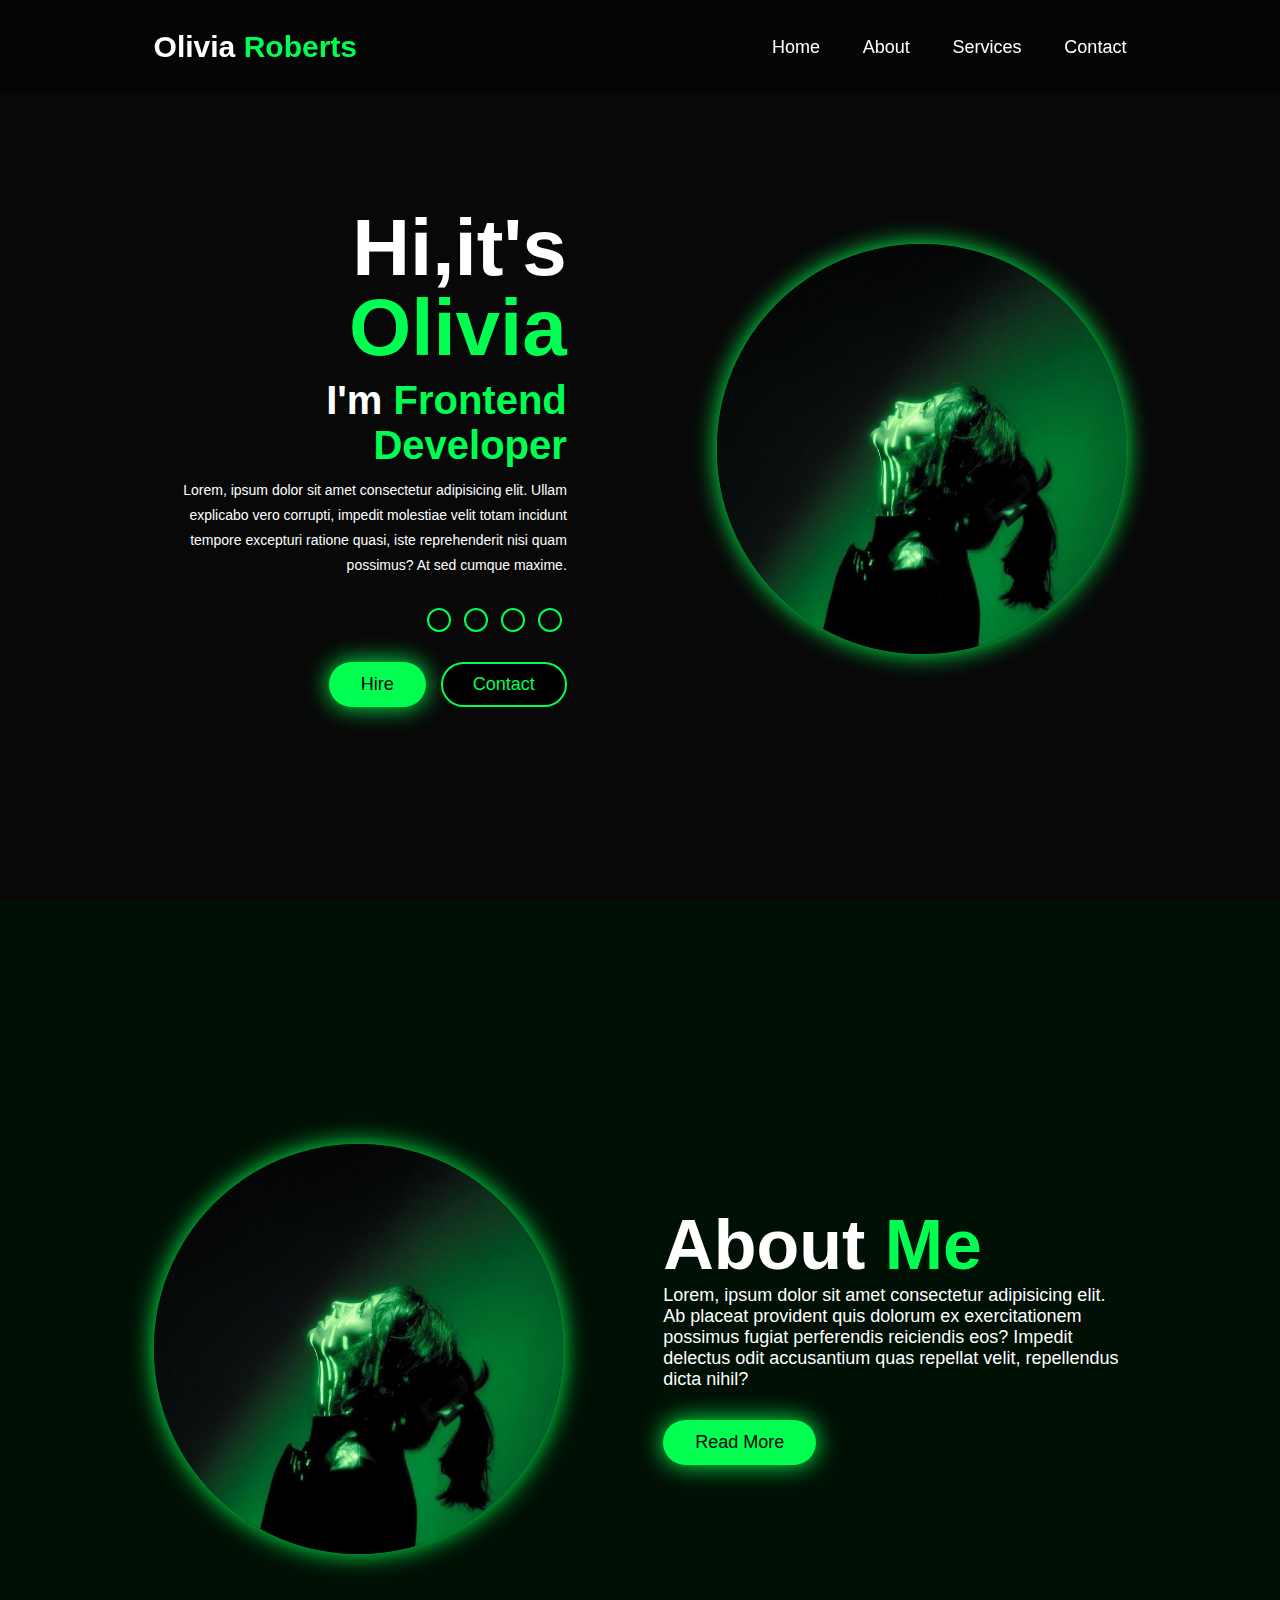
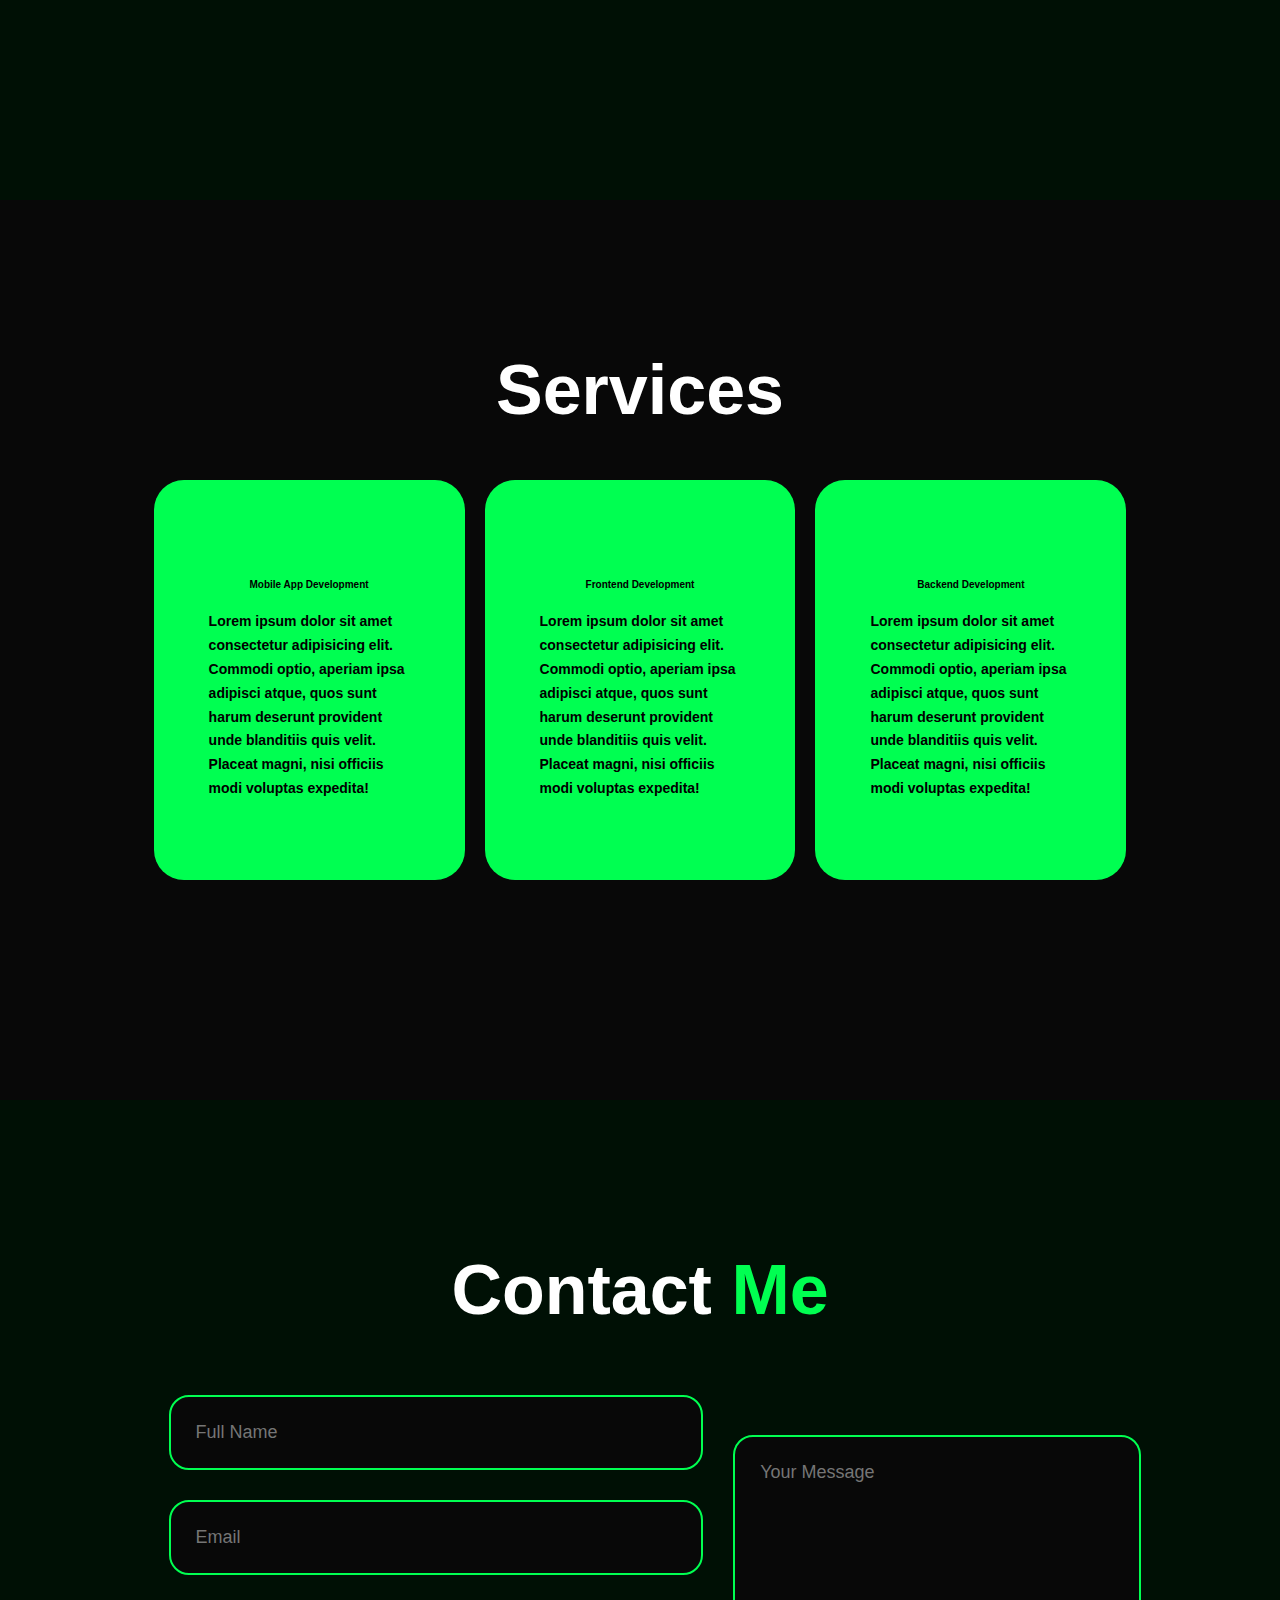
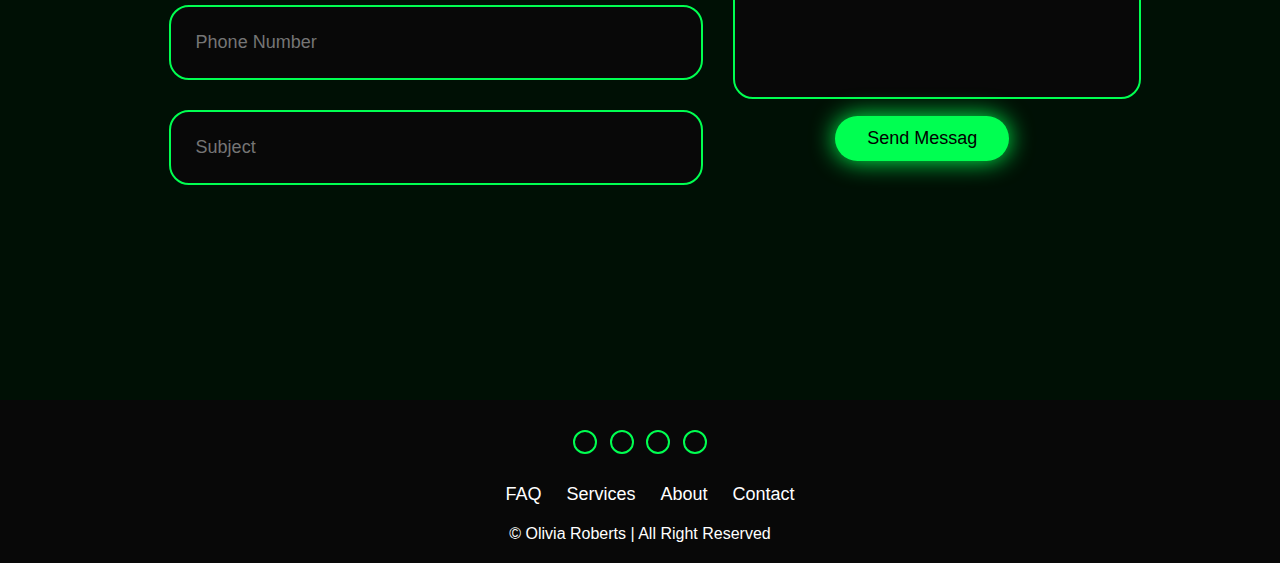
<file: 001- responsive-personal-portfolio/index.html>
<!DOCTYPE html>
<html lang="en">
  <head>
    <meta charset="UTF-8" />
    <meta name="viewport" content="width=device-width, initial-scale=1.0" />
    <title>Responsive Personal Portfolio</title>
    <link rel="stylesheet" href="style.css" />
    <script src="app.js" defer></script>
    <link
      rel="stylesheet"
      href="https://cdnjs.cloudflare.com/ajax/libs/font-awesome/6.6.0/css/all.min.css"
      integrity="sha512-Kc323vGBEqzTmouAECnVceyQqyqdsSiqLQISBL29aUW4U/M7pSPA/gEUZQqv1cwx4OnYxTxve5UMg5GT6L4JJg=="
      crossorigin="anonymous"
      referrerpolicy="no-referrer"
    />
  </head>
  <body>
    <header class="header">
      <a href="#home" class="logo">Olivia <span>Roberts</span></a>

      <i class="fas fa-bars" id="menu-icon"></i>

      <nav class="navbar">
        <a href="#home">Home</a>
        <a href="#about">About</a>
        <a href="#services">Services</a>
        <a href="#contact">Contact</a>
      </nav>
    </header>

    <section class="home" id="home">
      <div class="home-content">
        <h1>Hi,it's <span>Olivia</span></h1>
        <h3>I'm <span>Frontend Developer</span></h3>
        <p>
          Lorem, ipsum dolor sit amet consectetur adipisicing elit. Ullam
          explicabo vero corrupti, impedit molestiae velit totam incidunt
          tempore excepturi ratione quasi, iste reprehenderit nisi quam
          possimus? At sed cumque maxime.
        </p>

        <div class="social-icons">
          <a href="#"> <i class="fab fa-github"></i> </a>
          <a href="#"> <i class="fab fa-linkedin"></i></a>
          <a href="#"> <i class="fab fa-instagram"></i></a>
          <a href="#"> <i class="fab fa-twitter"></i></a>
        </div>

        <div class="btn-group">
          <a href="#" class="btn">Hire</a>
          <a href="#contact" class="btn">Contact</a>
        </div>
      </div>
      <div class="home-image">
        <img src="image.jpg" alt="" />
      </div>
    </section>

    <section class="about" id="about">
      <div class="about-image">
        <img src="image.jpg" alt="" />
      </div>

      <div class="about-content">
        <h2>About <span>Me</span></h2>
        <p>
          Lorem, ipsum dolor sit amet consectetur adipisicing elit. Ab placeat
          provident quis dolorum ex exercitationem possimus fugiat perferendis
          reiciendis eos? Impedit delectus odit accusantium quas repellat velit,
          repellendus dicta nihil?
        </p>
        <a href="#" class="btn">Read More</a>
      </div>
    </section>

    <section class="services" id="services">
      <h2 class="heading">Services</h2>

      <div class="services-container">
        <div class="service-box">
          <div class="service-info">
            <i class="fa-solid fa-mobile"></i>
            <h4>Mobile App Development</h4>
            <p>
              Lorem ipsum dolor sit amet consectetur adipisicing elit. Commodi
              optio, aperiam ipsa adipisci atque, quos sunt harum deserunt
              provident unde blanditiis quis velit. Placeat magni, nisi officiis
              modi voluptas expedita!
            </p>
          </div>
        </div>
        <div class="service-box">
          <div class="service-info">
            <i class="fa-solid fa-code"></i>
            <h4>Frontend Development</h4>
            <p>
              Lorem ipsum dolor sit amet consectetur adipisicing elit. Commodi
              optio, aperiam ipsa adipisci atque, quos sunt harum deserunt
              provident unde blanditiis quis velit. Placeat magni, nisi officiis
              modi voluptas expedita!
            </p>
          </div>
        </div>
        <div class="service-box">
          <div class="service-info">
            <i class="fa-solid fa-laptop-code"></i>
            <h4>Backend Development</h4>
            <p>
              Lorem ipsum dolor sit amet consectetur adipisicing elit. Commodi
              optio, aperiam ipsa adipisci atque, quos sunt harum deserunt
              provident unde blanditiis quis velit. Placeat magni, nisi officiis
              modi voluptas expedita!
            </p>
          </div>
        </div>
      </div>
    </section>

    <section class="contact" id="contact">
      <h2 class="heading">Contact <span>Me</span></h2>

      <form>
        <div class="input-group">
          <div class="input-box">
            <input type="text" placeholder="Full Name" />
            <input type="email" placeholder="Email" />
          </div>
          <div class="input-box">
            <input type="number" placeholder="Phone Number" />
            <input type="text" placeholder="Subject" />
          </div>
        </div>

        <div class="input-group-2">
          <textarea name="" rows="10" placeholder="Your Message" id=""></textarea>
          <input type="submit" value="Send Messag" class="btn" />
        </div>
      </form>
    </section>

    <fotter class="footer">
      <div class="social-icons">
        <a href="#"> <i class="fab fa-github"></i> </a>
        <a href="#"> <i class="fab fa-linkedin"></i></a>
        <a href="#"> <i class="fab fa-instagram"></i></a>
        <a href="#"> <i class="fab fa-twitter"></i></a>
      </div>

      <ul class="list">
        <li><a href="#">FAQ</a></li>
        <li><a href="#services">Services</a></li>
        <li><a href="#about">About</a></li>
        <li><a href="#contact">Contact</a></li>
      </ul>

      <p class="copyright">&copy; Olivia Roberts | All Right Reserved</p>
    </fotter>
  </body>
</html>
</file>
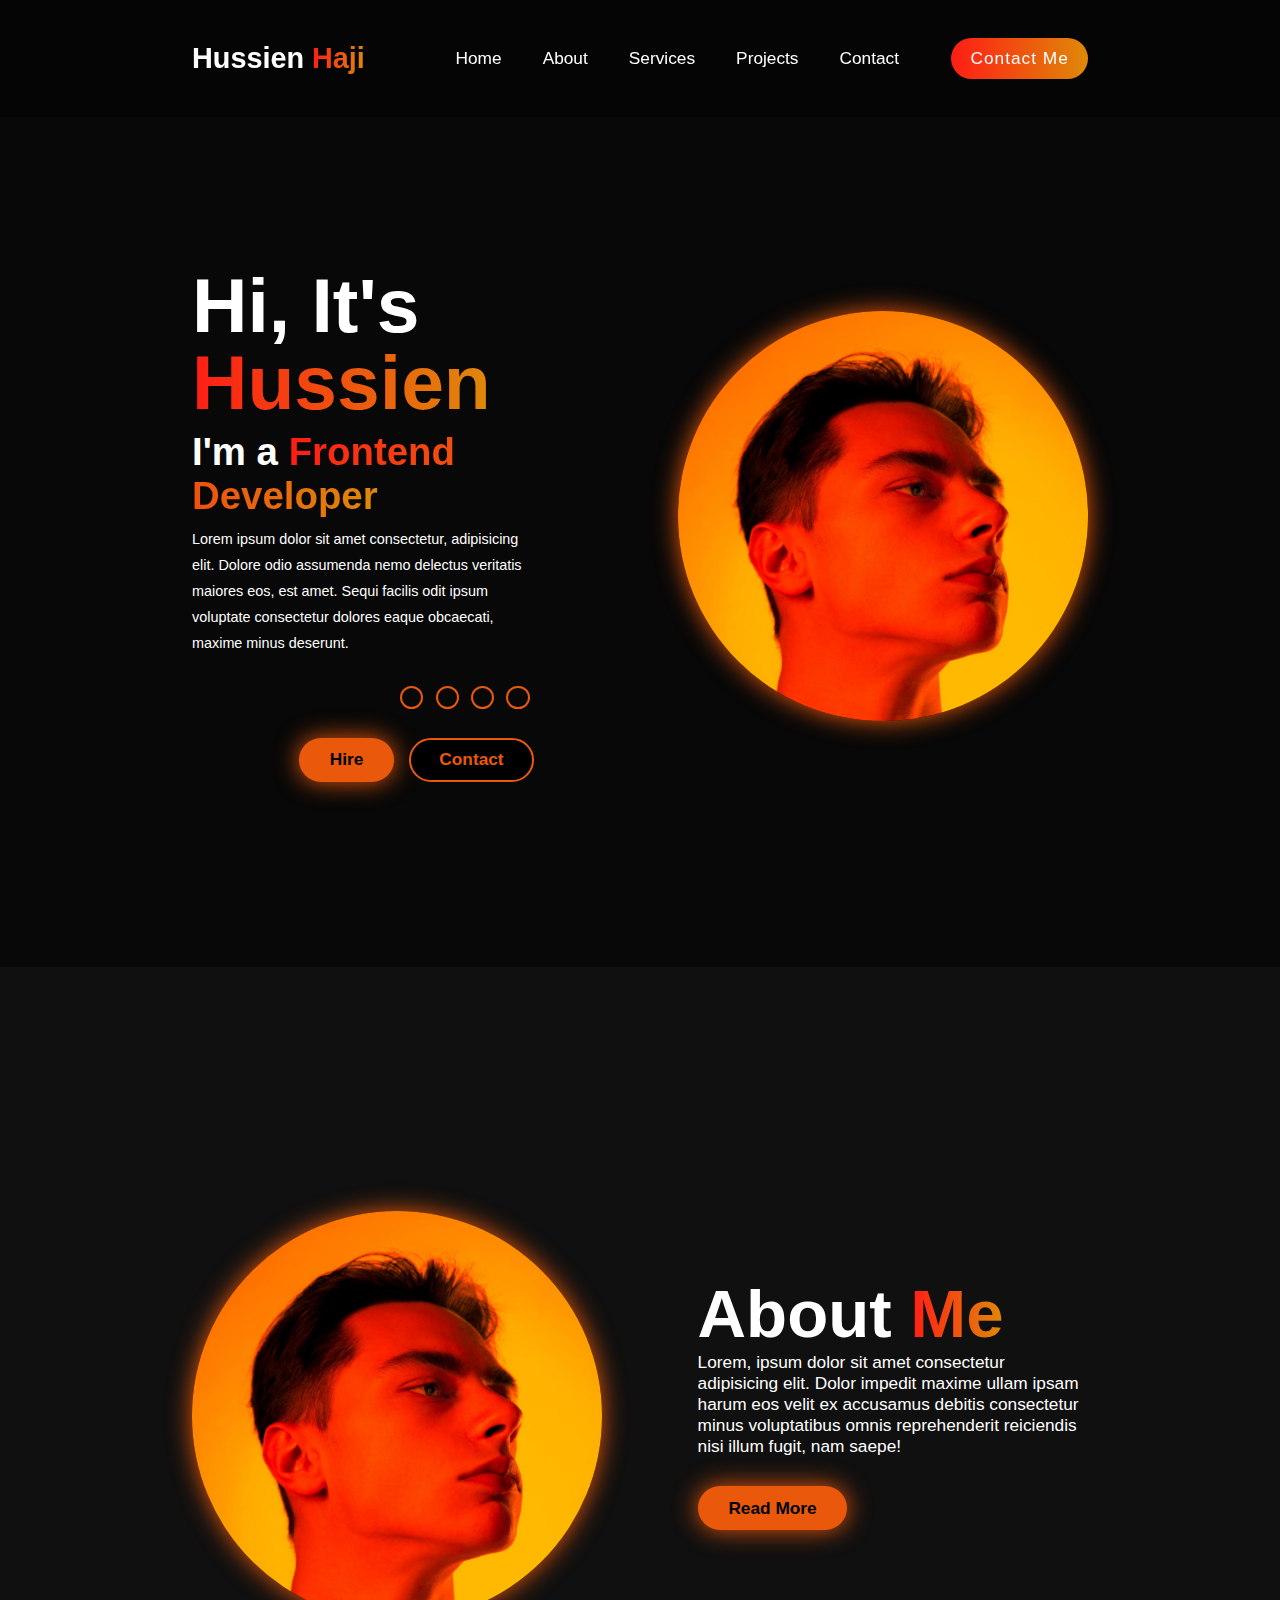
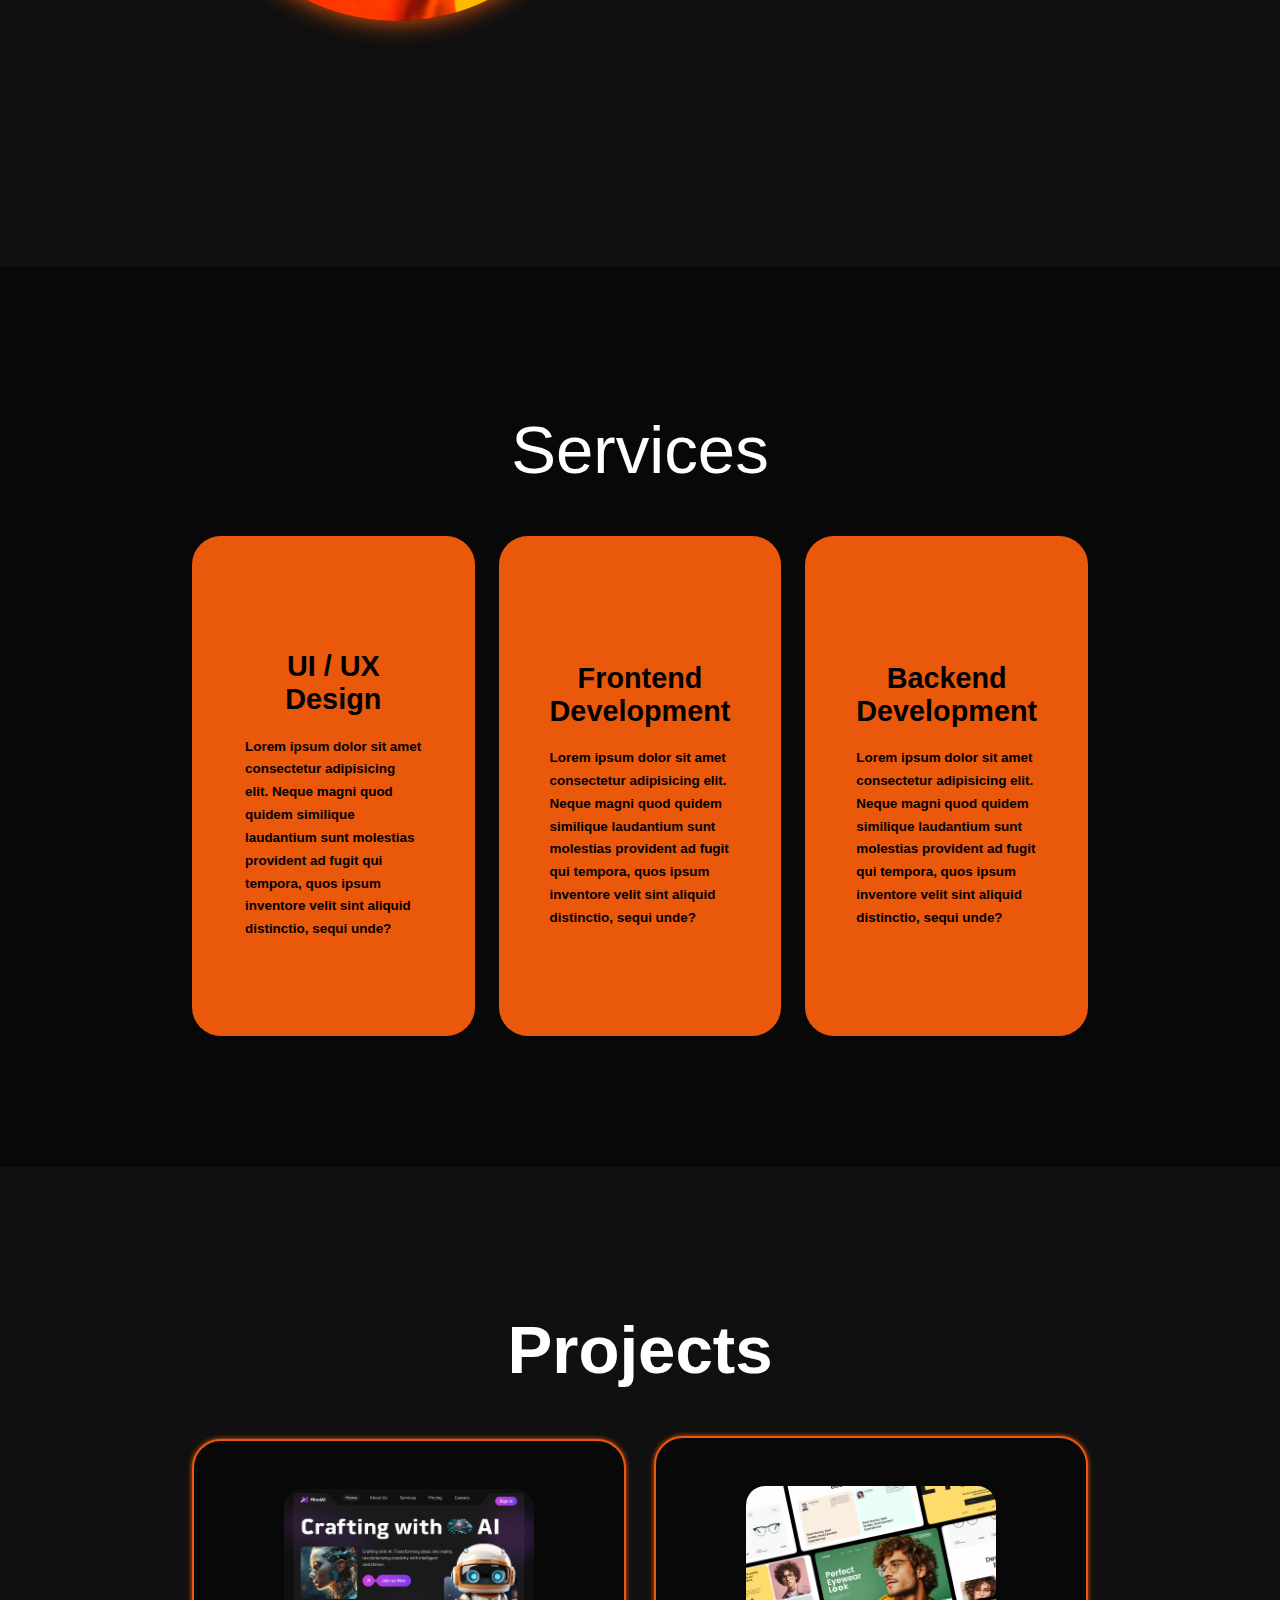
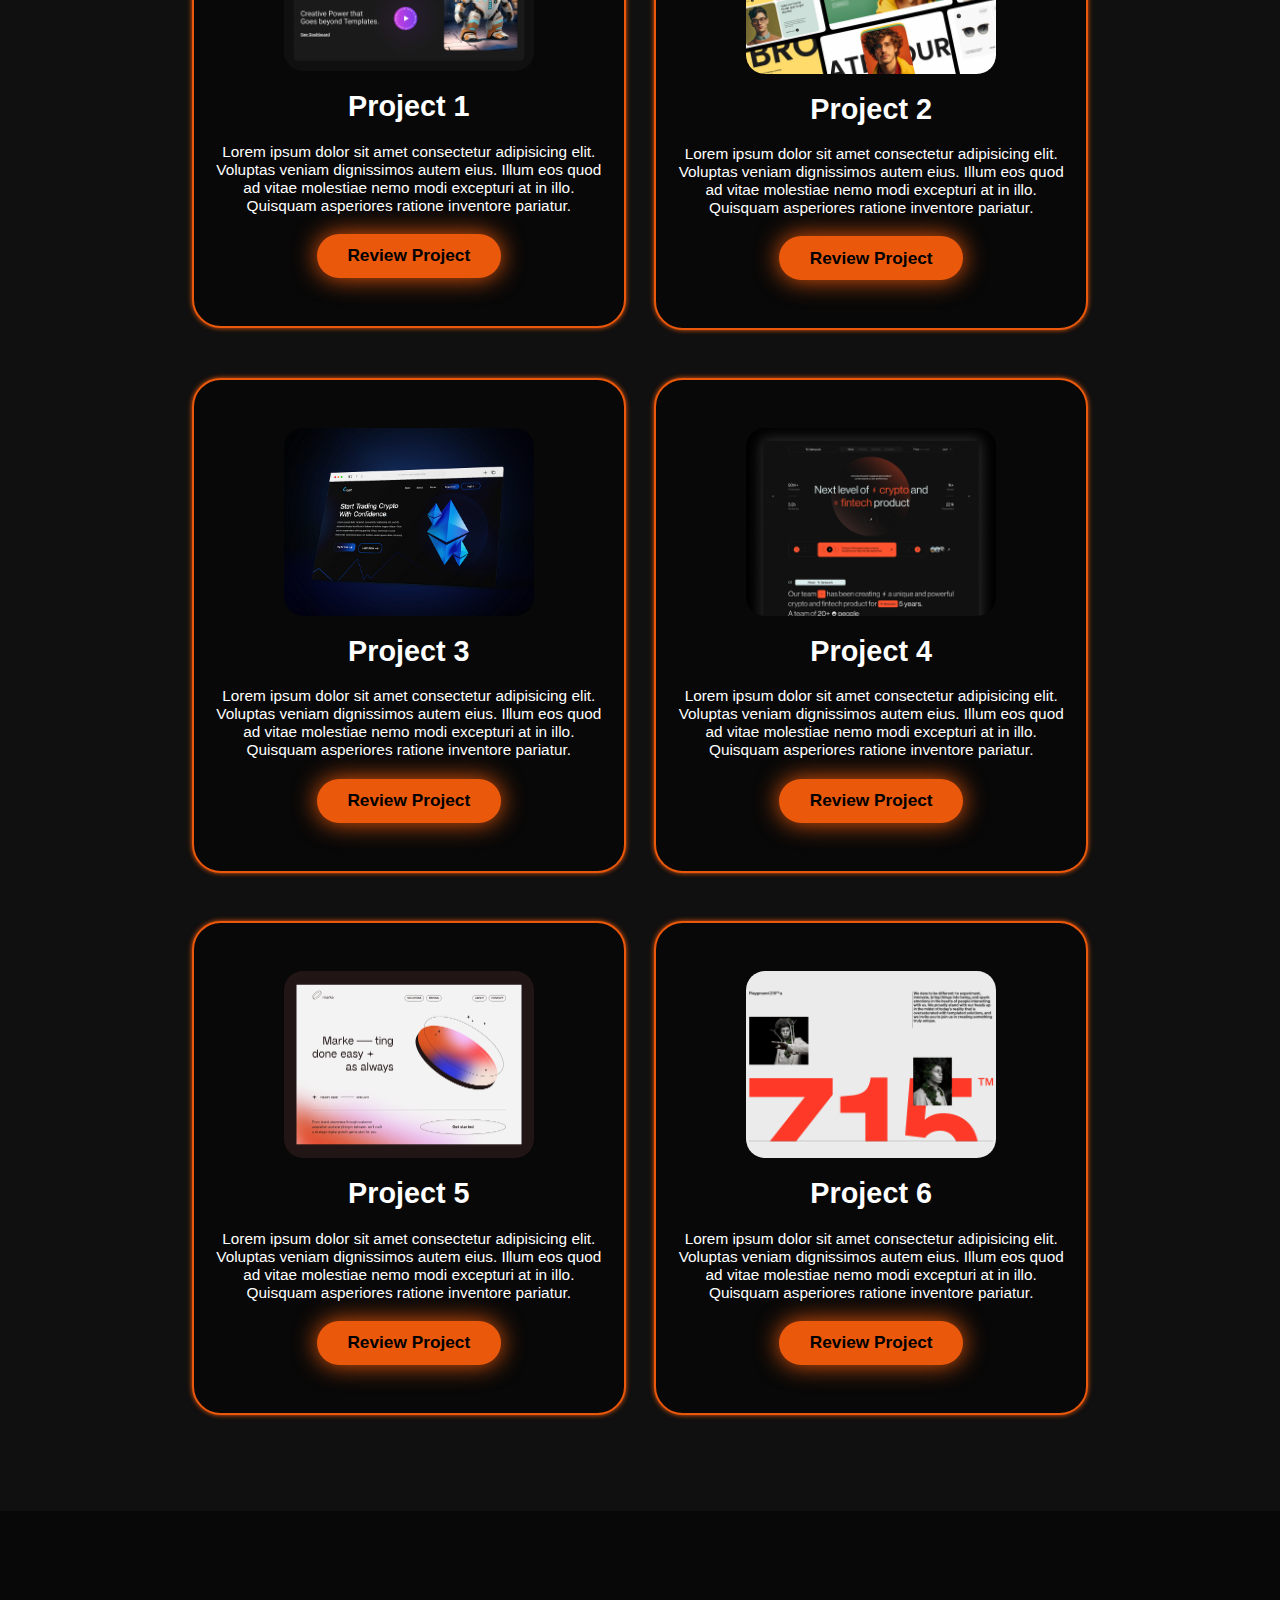
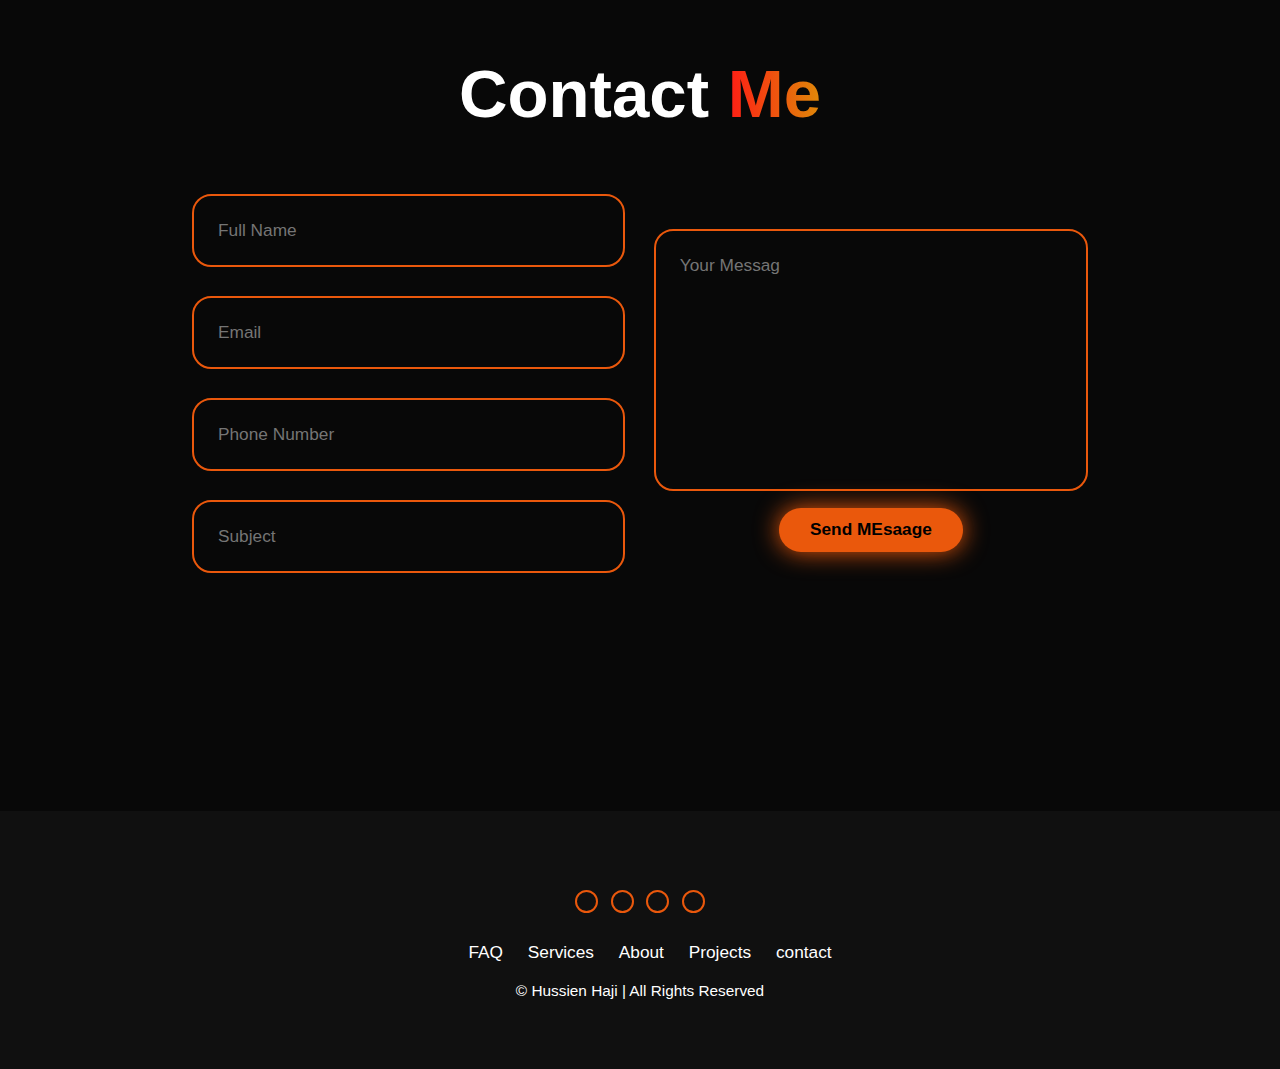
<file: 002-responsive-personal-portfolio-2/index.html>
<!DOCTYPE html>
<html lang="en">
  <head>
    <meta charset="UTF-8" />
    <meta name="viewport" content="width=device-width, initial-scale=1.0" />
    <title>Responsive Personal Portfolio</title>
    <link rel="stylesheet" href="style.css" />
    <script src="app.js" defer></script>
    <!-- font awesome  -->
    <link
      rel="stylesheet"
      href="https://cdnjs.cloudflare.com/ajax/libs/font-awesome/6.6.0/css/all.min.css"
      integrity="sha512-Kc323vGBEqzTmouAECnVceyQqyqdsSiqLQISBL29aUW4U/M7pSPA/gEUZQqv1cwx4OnYxTxve5UMg5GT6L4JJg=="
      crossorigin="anonymous"
      referrerpolicy="no-referrer"
    />
  </head>
  <body>
    <header class="header">
      <a href="#home" class="logo">Hussien <span>Haji</span></a>

      <li class="fas fa-bars" id="menu-icon"></li>

      <nav class="navbar">
        <a href="#home">Home</a>
        <a href="#about">About</a>
        <a href="#services">Services</a>
        <a href="#projects">Projects</a>
        <a href="#contact">Contact</a>
      </nav>

      <button class="gradient-btn">Contact Me</button>
    </header>

    <section class="home" id="home">
      <div class="home-content">
        <h1>Hi, It's <span>Hussien</span></h1>
        <h3>I'm a <span>Frontend Developer</span></h3>
        <p>
          Lorem ipsum dolor sit amet consectetur, adipisicing elit. Dolore odio
          assumenda nemo delectus veritatis maiores eos, est amet. Sequi facilis
          odit ipsum voluptate consectetur dolores eaque obcaecati, maxime minus
          deserunt.
        </p>
        <div class="social-icons">
          <a href="#"><i class="fab fa-github"></i></a>
          <a href="#"><i class="fab fa-linkedin"></i></a>
          <a href="#"><i class="fab fa-twitter"></i></a>
          <a href="#"><i class="fab fa-instagram"></i></a>
        </div>

        <div class="btn-group">
          <a href="#" class="btn">Hire</a>
          <a href="#contact" class="btn">Contact</a>
        </div>
      </div>
      <div class="home-image">
        <img src="image/image.jpg" alt="" />
      </div>
    </section>

    <section class="about" id="about">
      <div class="about-image">
        <img src="image/image.jpg" alt="" />
      </div>

      <div class="about-content">
        <h2>About <span>Me</span></h2>
        <p>
          Lorem, ipsum dolor sit amet consectetur adipisicing elit. Dolor
          impedit maxime ullam ipsam harum eos velit ex accusamus debitis
          consectetur minus voluptatibus omnis reprehenderit reiciendis nisi
          illum fugit, nam saepe!
        </p>
        <a href="#" class="btn">Read More</a>
      </div>
    </section>

    <section class="services" id="services">
      <div class="heading" style="color: var(--text-color)">Services</div>

      <div class="services-container">
        <div class="service-box">
          <div class="service-info">
            <i class="fa-solid fa-pen-nib"></i>
            <h4>UI / UX Design</h4>
            <p>
              Lorem ipsum dolor sit amet consectetur adipisicing elit. Neque
              magni quod quidem similique laudantium sunt molestias provident ad
              fugit qui tempora, quos ipsum inventore velit sint aliquid
              distinctio, sequi unde?
            </p>
          </div>
        </div>
        <div class="service-box">
          <div class="service-info">
            <i class="fas fa-code"></i>
            <h4>Frontend Development</h4>
            <p>
              Lorem ipsum dolor sit amet consectetur adipisicing elit. Neque
              magni quod quidem similique laudantium sunt molestias provident ad
              fugit qui tempora, quos ipsum inventore velit sint aliquid
              distinctio, sequi unde?
            </p>
          </div>
        </div>
        <div class="service-box">
          <div class="service-info">
            <i class="fas fa-laptop-code"></i>
            <h4>Backend Development</h4>
            <p>
              Lorem ipsum dolor sit amet consectetur adipisicing elit. Neque
              magni quod quidem similique laudantium sunt molestias provident ad
              fugit qui tempora, quos ipsum inventore velit sint aliquid
              distinctio, sequi unde?
            </p>
          </div>
        </div>
      </div>
    </section>

    <section class="projects" id="projects">
      <h2 class="heading">Projects</h2>

      <div class="projects-box">
        <div class="project-card">
          <img src="image/project1.png" alt="" />

          <h3>Project 1</h3>

          <p>
            Lorem ipsum dolor sit amet consectetur adipisicing elit. Voluptas
            veniam dignissimos autem eius. Illum eos quod ad vitae molestiae
            nemo modi excepturi at in illo. Quisquam asperiores ratione
            inventore pariatur.
          </p>
          <div class="btn">Review Project</div>
        </div>
        <div class="project-card">
          <img src="image/project2.png" alt="" />

          <h3>Project 2</h3>

          <p>
            Lorem ipsum dolor sit amet consectetur adipisicing elit. Voluptas
            veniam dignissimos autem eius. Illum eos quod ad vitae molestiae
            nemo modi excepturi at in illo. Quisquam asperiores ratione
            inventore pariatur.
          </p>
          <div class="btn">Review Project</div>
        </div>
        <div class="project-card">
          <img src="image/project3.png" alt="" />

          <h3>Project 3</h3>

          <p>
            Lorem ipsum dolor sit amet consectetur adipisicing elit. Voluptas
            veniam dignissimos autem eius. Illum eos quod ad vitae molestiae
            nemo modi excepturi at in illo. Quisquam asperiores ratione
            inventore pariatur.
          </p>
          <div class="btn">Review Project</div>
        </div>
        <div class="project-card">
          <img src="image/project4.png" alt="" />

          <h3>Project 4</h3>

          <p>
            Lorem ipsum dolor sit amet consectetur adipisicing elit. Voluptas
            veniam dignissimos autem eius. Illum eos quod ad vitae molestiae
            nemo modi excepturi at in illo. Quisquam asperiores ratione
            inventore pariatur.
          </p>
          <div class="btn">Review Project</div>
        </div>
        <div class="project-card">
          <img src="image/project5.png" alt="" />

          <h3>Project 5</h3>

          <p>
            Lorem ipsum dolor sit amet consectetur adipisicing elit. Voluptas
            veniam dignissimos autem eius. Illum eos quod ad vitae molestiae
            nemo modi excepturi at in illo. Quisquam asperiores ratione
            inventore pariatur.
          </p>
          <div class="btn">Review Project</div>
        </div>
        <div class="project-card">
          <img src="image/project6.png" alt="" />

          <h3>Project 6</h3>

          <p>
            Lorem ipsum dolor sit amet consectetur adipisicing elit. Voluptas
            veniam dignissimos autem eius. Illum eos quod ad vitae molestiae
            nemo modi excepturi at in illo. Quisquam asperiores ratione
            inventore pariatur.
          </p>
          <div class="btn">Review Project</div>
        </div>
      </div>
    </section>

    <section class="contact" id="contact">
      <h2 class="heading">Contact <span>Me</span></h2>

      <form>
        <div class="input-group">
          <div class="input-box">
            <input type="text" placeholder="Full Name" />
            <input type="email" placeholder="Email" />
          </div>
          <div class="input-box">
            <input type="number" placeholder="Phone Number" />
            <input type="text" placeholder="Subject" />
          </div>
        </div>
        <div class="input-group-2">
          <textarea
            name=""
            rows="10"
            cols="30"
            placeholder="Your Messag"
            id=""
          ></textarea>
          <input type="button" class="btn" value="Send MEsaage" />
        </div>
      </form>
    </section>

    <footer class="footer">
      <div class="social-icons">
        <a href="#"><i class="fab fa-github"></i></a>
        <a href="#"><i class="fab fa-linkedin"></i></a>
        <a href="#"><i class="fab fa-twitter"></i></a>
        <a href="#"><i class="fab fa-instagram"></i></a>
      </div>

      <ul class="list">
        <li><a href="#">FAQ</a></li>
        <li><a href="#services">Services</a></li>
        <li><a href="#about">About</a></li>
        <li><a href="#projects">Projects</a></li>
        <li><a href="#contact">contact</a></li>
      </ul>

      <div class="copy">&copy; Hussien Haji | All Rights Reserved</div>
    </footer>
  </body>
</html>
</file>
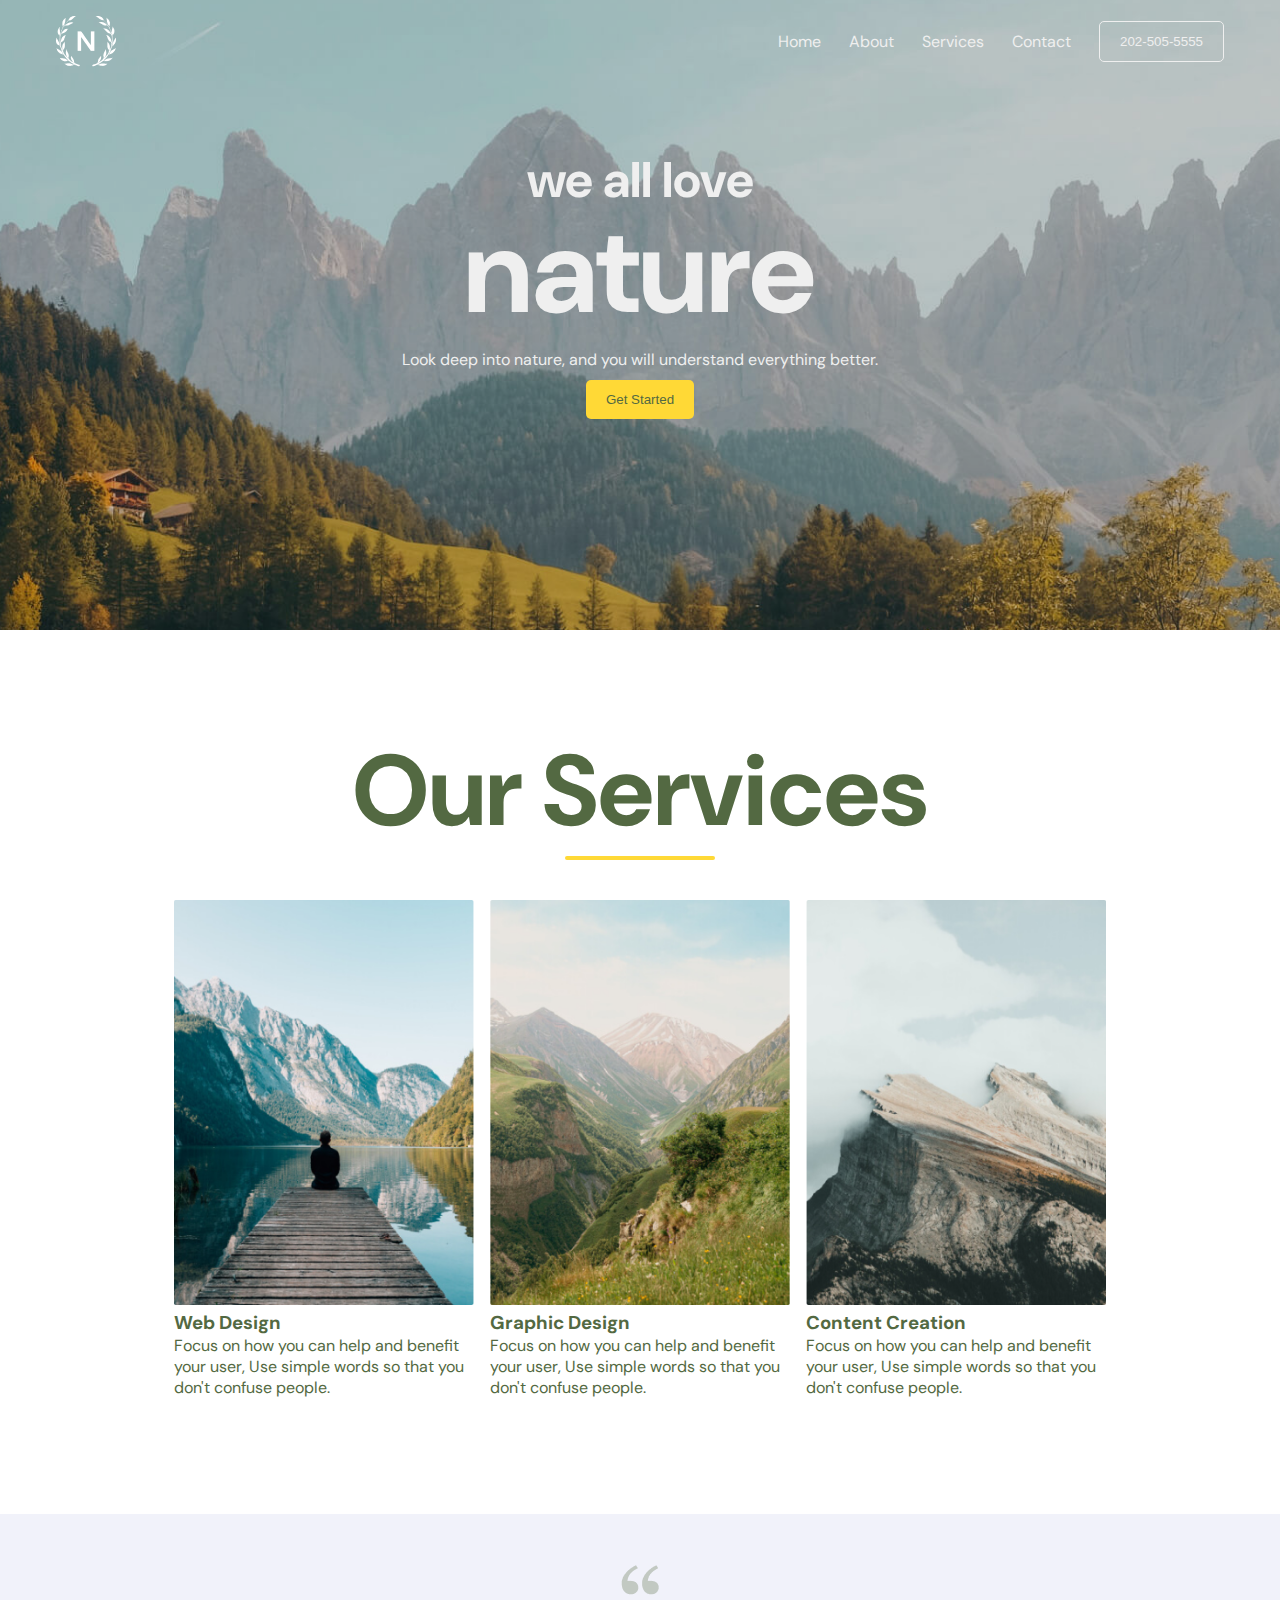
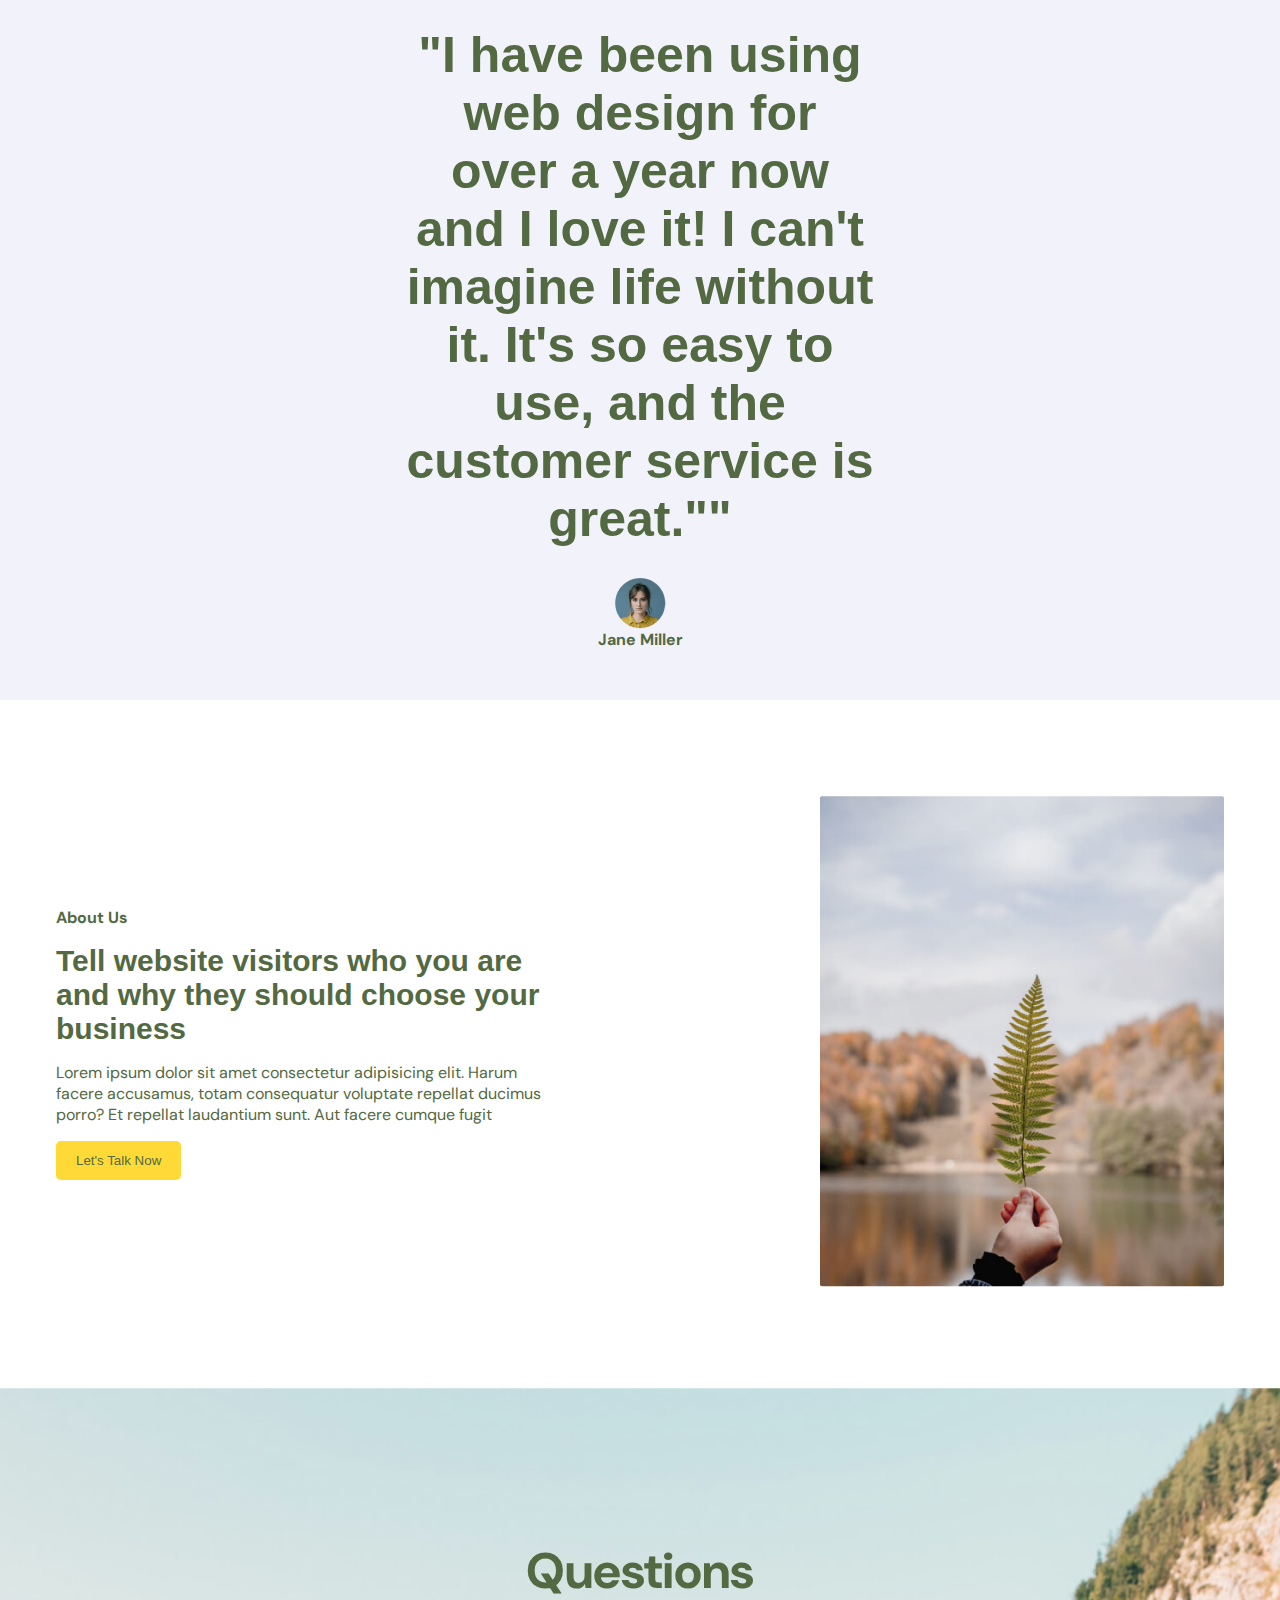
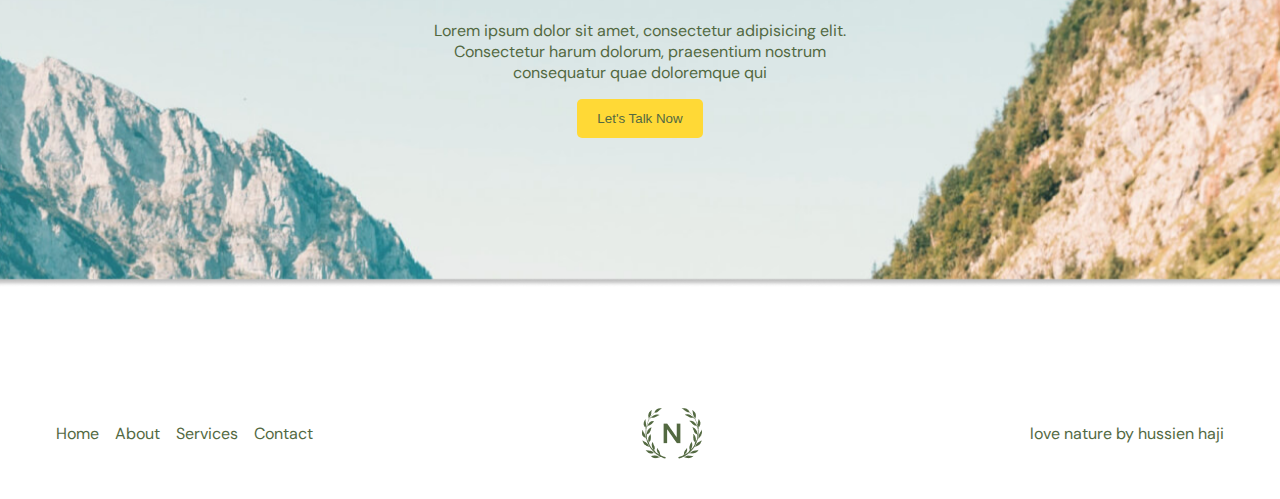
<file: 003-nature-website/index.html>
<!DOCTYPE html>
<html lang="en">
  <head>
    <meta charset="UTF-8" />
    <meta name="viewport" content="width=device-width, initial-scale=1.0" />
    <title>Nature</title>
    <link rel="stylesheet" href="style.css" />
    <script src="app.js" defer></script>
  </head>
  <body>
    <header id="main">
      <div class="container">
        <nav>
          <img src="img/logo.png" alt="logo" class="logo" />
          <ul class="nav-list">
            <li><a href="#">Home</a></li>
            <li><a href="#">About</a></li>
            <li><a href="#">Services</a></li>
            <li><a href="#">Contact</a></li>
            <li><button class="btn btn-secondary">202-505-5555</button></li>
          </ul>
          <img src="img/menu.svg" class="menu-icon" alt="" />
        </nav>

        <div class="main-content">
          <h1 class="intro-heading">we all love</h1>
          <h1 class="main-heading">nature</h1>
          <p>
            Look deep into nature, and you will understand everything better.
          </p>
          <button class="btn btn-primary">Get Started</button>
        </div>
      </div>
    </header>

    <section id="services">
      <div class="container">
        <div class="section-title">
          <h1>Our Services</h1>
          <div class="line"></div>
        </div>

        <div class="services">
          <div class="service">
            <img src="img/service-1.png" />
            <h3>Web Design</h3>
            <p>
              Focus on how you can help and benefit your user, Use simple words
              so that you don't confuse people.
            </p>
          </div>
          <div class="service">
            <img src="img/service-2.png" />
            <h3>Graphic Design</h3>
            <p>
              Focus on how you can help and benefit your user, Use simple words
              so that you don't confuse people.
            </p>
          </div>
          <div class="service">
            <img src="img/service-3.png" />
            <h3>Content Creation</h3>
            <p>
              Focus on how you can help and benefit your user, Use simple words
              so that you don't confuse people.
            </p>
          </div>
        </div>
      </div>
    </section>

    <section id="testimonial">
      <div class="container">
        <img src="img/quote.png" />
        <h1>
          "I have been using web design for over a year now and I love it! I
          can't imagine life without it. It's so easy to use, and the customer
          service is great.""
        </h1>
        <div class="profile">
          <img src="img/profile.png" />
          <h4>Jane Miller</h4>
        </div>
      </div>
    </section>

    <section id="about">
      <div class="container">
        <div class="about-content">
          <h4>About Us</h4>
          <h1>
            Tell website visitors who you are and why they should choose your
            business
          </h1>
          <p>
            Lorem ipsum dolor sit amet consectetur adipisicing elit. Harum
            facere accusamus, totam consequatur voluptate repellat ducimus
            porro? Et repellat laudantium sunt. Aut facere cumque fugit
          </p>
          <button class="btn btn-primary">Let's Talk Now</button>
        </div>
        <div class="about-image">
          <img src="img/about.png" />
        </div>
      </div>
    </section>

    <section id="questions">
      <div class="container">
        <h1>Questions</h1>
        <p>
          Lorem ipsum dolor sit amet, consectetur adipisicing elit. Consectetur
          harum dolorum, praesentium nostrum consequatur quae doloremque qui
        </p>
        <button class="btn btn-primary">Let's Talk Now</button>
      </div>
    </section>

    <footer>
      <div class="container">
        <ul class="footer-links">
          <li><a href="#">Home</a></li>
          <li><a href="#">About</a></li>
          <li><a href="#">Services</a></li>
          <li><a href="#">Contact</a></li>
        </ul>

        <img src="img/logo-colored.png" />
        <p>love nature by hussien haji</p>
      </div>
    </footer>
  </body>
</html>
</file>
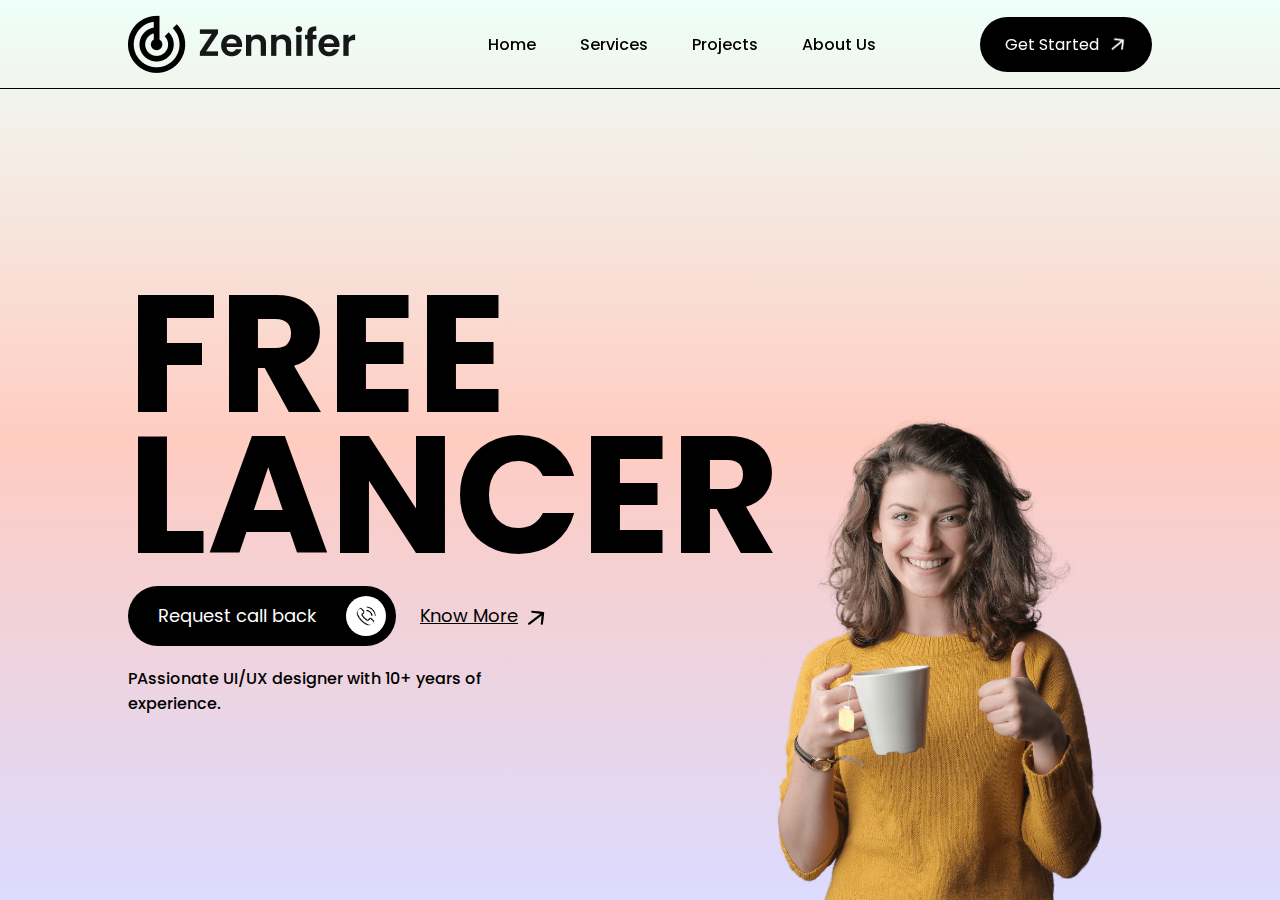
<file: 004-zennifer/index.html>
<!DOCTYPE html>
<html lang="en">
  <head>
    <meta charset="UTF-8" />
    <meta name="viewport" content="width=device-width, initial-scale=1.0" />
    <title>Zennifer</title>
    <link rel="stylesheet" href="style.css" />
    <script src="app.js" defer></script>
  </head>
  <body>
    <nav>
      <img src="images/logo.png" alt="logo image" />
      <ul>
        <li>Home</li>
        <li>Services</li>
        <li>Projects</li>
        <li>About Us</li>
      </ul>

      <button class="nav-btn">
        Get Started <img src="images/arrow-white.png" />
      </button>
      <img src="images/menu.png" alt="menu icon" class="menu-icon" />
    </nav>

    <header class="header">
      <div class="header-container">
        <h1>
          <span>FREE</span> <br />
          <span>LANCER</span>
        </h1>
        <div class="btn-container">
          <button class="btn-dark">
            Request call back <img src="images/phone.png" alt="" />
          </button>
          <button class="btn-light">
            Know More <img src="images/arrow-black.png" alt="" />
          </button>
        </div>

        <p>PAssionate UI/UX designer with 10+ years of experience.</p>
      </div>
      <img src="images/user.png" class="user-image" alt="" />
    </header>
  </body>
</html>
</file>
<file: 001- responsive-personal-portfolio/style.css>
* {
  margin: 0;
  padding: 0;
  box-sizing: border-box;
  text-decoration: none;
  border: 0;
  outline: 0;
  scroll-behavior: smooth;
  font-family: sans-serif;
}

html {
  font-size: 62.5%;
  overflow-x: hidden;
}

:root {
  --bg-color: #080808;
  --second-bg-color: #001005;
  --text-color: #fff;
  --main-color: #00ff51;
}

body {
  background: var(--bg-color);
  color: var(--text-color);
}

.header {
  position: fixed;
  width: 100%;
  top: 0;
  left: 0;
  padding: 3rem 12%;
  background-color: hsla(0, 0%, 0%, 0.3);
  backdrop-filter: blur(10px);
  display: flex;
  justify-content: space-between;
  align-items: center;
  z-index: 100;
}

#menu-icon {
  font-size: 3.6rem;
  color: var(--main-color);
  display: none;
}

.logo {
  font-size: 3rem;
  color: var(--text-color);
  font-weight: 800;
  cursor: pointer;
  transition: 0.3s ease;
}

.logo:hover {
  transform: scale(1.1);
}

span {
  color: var(--main-color);
}

.navbar a {
  font-size: 1.8rem;
  color: var(--text-color);
  margin-left: 4rem;
  font-weight: 500;
  border-bottom: 3px solid transparent;
  transition: 0.3s ease;
}

.navbar a:hover {
  border-color: var(--main-color);
  color: var(--main-color);
}

section {
  min-height: 100vh;
  padding: 10rem 12%;
}

.home {
  display: flex;
  align-items: center;
  justify-content: center;
  gap: 15rem;
}

.home-content {
  display: flex;
  flex-direction: column;
  align-items: flex-end;
  text-align: right;
}

.home-content h1 {
  font-size: 8rem;
  font-weight: 700;
  margin-top: 1.5rem;
  line-height: 1;
}

.home-content h3 {
  font-size: 4rem;
  margin: 1rem 0;
}

.home-content p {
  font-size: 1.4rem;
  font-weight: 500;
  line-height: 1.8;
}

.home-image img {
  width: 32vw;
  border-radius: 50%;
  box-shadow: 0 0 25px var(--main-color);
  transition: 0.4s ease-in-out;
}

.home-image img:hover {
  box-shadow: 0 0 25px var(--main-color), 0 0 50px var(--main-color),
    0 0 100px var(--main-color);
}

.social-icons a {
  display: inline-flex;
  justify-content: center;
  align-items: center;
  font-size: 3rem;
  padding: 1rem;
  background: transparent;
  border: 2px solid var(--main-color);
  border-radius: 50%;
  color: var(--main-color);
  margin: 3rem 0.5rem;
  transition: 0.3s ease;
}

.social-icons a:hover {
  color: var(--text-color);
  background-color: var(--main-color);
  transform: scale(1.2) translateY(-5px);
  box-shadow: 0 0 25px var(--main-color);
}

.btn-group {
  display: flex;
  gap: 1.5rem;
}

.btn {
  display: inline-block;
  padding: 1rem 3rem;
  background-color: var(--main-color);
  box-shadow: 0 0 25px var(--main-color);
  border-radius: 3rem;
  font-size: 1.8rem;
  color: #000;
  border: 2px solid transparent;
  transition: 0.3s ease-in-out;
}

.btn:hover {
  transform: scale(1.05) translateY(-5px);
  box-shadow: 0 0 25px var(--main-color), 0 0 50px var(--main-color);
}

.btn-group a:nth-of-type(2) {
  background-color: #000;
  color: var(--main-color);
  border: 2px solid var(--main-color);
  box-shadow: 0 0 25px transparent;
}

.btn-group a:nth-of-type(2):hover {
  color: #000;
  background-color: var(--main-color);
  box-shadow: 0 0 25px var(--main-color);
}

.about {
  display: flex;
  justify-content: center;
  align-items: center;
  gap: 10rem;
  background-color: var(--second-bg-color);
}

.about-image img {
  width: 32vw;
  border-radius: 50%;
  box-shadow: 0 0 25px var(--main-color);
  transition: 0.4s ease-in-out;
}

.about-image img:hover {
  box-shadow: 0 0 25px var(--main-color), 0 0 50px var(--main-color),
    0 0 100px var(--main-color);
}

.about-content h2 {
  font-size: 7rem;
  text-align: left;
}
.about-content p {
  font-size: 1.8rem;
}
.about-content .btn {
  margin: 3rem 0;
}

::-webkit-scrollbar {
  width: 15px;
}

::-webkit-scrollbar-thumb {
  background: var(--main-color);
  border-radius: 10rem;
}

::-webkit-scrollbar-track {
  background-color: var(--bg-color);
}

.heading {
  font-size: 7rem;
  text-align: center;
  margin: 5rem 0;
}

.services {
  background-color: var(--bg-color);
  color: #000;
}

.services h2 {
  color: var(--text-color);
}

.services-container {
  display: grid;
  grid-template-columns: repeat(auto-fit, minmax(200px, 1fr));
  align-items: center;
  gap: 2rem;
}

.service-box {
  display: flex;
  justify-content: center;
  align-items: center;
  background-color: var(--main-color);
  height: 400px;
  border-radius: 3rem;
  cursor: pointer;
  border: 5px solid transparent;
  transition: 0.4s ease-in-out;
}

.service-box:hover {
  background-color: var(--second-bg-color);
  color: var(--main-color);
  border-color: var(--main-color);
  transform: scale(1.03);
}

.service-info {
  display: flex;
  flex-direction: column;
  align-items: center;
  justify-content: center;
  padding: 5rem;
}

.service-info i {
  font-size: 8rem;
}

.service-info h4 {
  font-size: 400;
  margin: 2rem 0;
  font-weight: 800;
}

.service-info p {
  font-size: 1.4rem;
  font-weight: 600;
  line-height: 1.7;
}

.contact {
  background-color: var(--second-bg-color);
}

.contact h2 {
  margin-bottom: 3rem;
  color: var(--text-color);
}

.contact form {
  display: flex;
  justify-content: center;
  align-items: center;
  gap: 3rem;
  margin: 5rem 0;
  text-align: center;
}

.contact form .input-box input,
.contact form textarea {
  width: 100%;
  padding: 2.5rem;
  font-size: 1.8rem;
  color: var(--text-color);
  background-color: var(--bg-color);
  border-radius: 2rem;
  border: 2px solid var(--main-color);
  margin: 1.5rem;
  resize: none;
}

.footer {
  background-color: var(--bg-color);
  padding: 50px 0;
}

.footer .social-icons {
  text-align: center;
}

.footer .list {
  text-align: center;
  font-size: 1.8rem;
}

.footer .list li {
  display: inline-block;
  margin-left: 20px;
}

.footer ul li a {
  color: var(--text-color);
  border-bottom: 3px solid transparent;
  transition: 0.3s ease-in-out;
}

.footer ul li a:hover {
  color: var(--main-color);
  border-color: var(--main-color);
}

.copyright {
  text-align: center;
  font-size: 1.6rem;
  color: var(--text-color);
  margin: 2rem 0;
}

@media (max-width: 1024px) {
  #menu-icon {
    display: block;
    cursor: pointer;
  }

  .navbar {
    position: absolute;
    top: 100%;
    right: 0;
    width: 50%;
    padding: 1rem 3rem;
    background-color: rgba(0, 0, 0, 0.8);
    border-left: 2px solid var(--main-color);
    border-bottom: 2px solid var(--main-color);
    border-bottom-left-radius: 2rem;
    display: none;
  }

  .navbar a {
    display: block;
    font-size: 2rem;
    margin: 3rem 0;
    color: var(--text-color);
  }

  .navbar.active {
    display: block;
  }

  .home {
    flex-direction: column-reverse;
    margin: 5rem 0;
    gap: 5rem;
  }

  .home-content {
    align-items: center;
    text-align: center;
  }

  .home-image img {
    width: 52vw;
  }

  .about {
    flex-direction: column-reverse;
    text-align: center;
  }

  .about h2 {
    text-align: center;
    margin: 2rem 0;
  }
  .about img {
    width: 52vw;
  }

  .contact form{
    flex-direction: column;
  }
}
</file>
<file: 002-responsive-personal-portfolio-2/style.css>
* {
  margin: 0;
  padding: 0;
  box-sizing: border-box;
  text-decoration: none;
  font-family: sans-serif;
}

:root {
  --bg-color: #080808;
  --second-bg-color: #101010;
  --text-color: #fff;
  --main-color: #ea580c;
}

html {
  font-size: 60%;
  scroll-behavior: smooth;
  overflow-x: hidden;
}

body {
  background: var(--bg-color);
  color: var(--text-color);
}

.header {
  position: fixed;
  width: 100%;
  top: 0;
  left: 0;
  padding: 4rem 15%;
  background-color: hwb(0 0% 100% / 0.3);
  backdrop-filter: blur(10px);
  display: flex;
  justify-content: space-between;
  align-items: center;
  z-index: 100;
}

#menu-icon {
  display: none;
  font-size: 3.5rem;
  color: var(--main-color);
}

.logo {
  font-size: 3rem;
  color: var(--text-color);
  font-weight: 800;
  cursor: pointer;
  transition: 0.3s ease-in-out;
}

.logo:hover {
  transform: scale(1.1);
}

span {
  background: linear-gradient(270deg, #df8908, #ff1d15);
  color: transparent;
  background-clip: text;
}

.navbar a {
  font-size: 1.8rem;
  color: var(--text-color);
  margin-left: 4rem;
  font-weight: 500;
  transition: 0.3s ease-in-out;

  border-bottom: 3px solid transparent;
}

.navbar a:hover {
  color: var(--main-color);
  border-color: var(--main-color);
}

.gradient-btn {
  font-size: 1.8rem;
  padding: 1rem 2rem;
  border-radius: 3rem;
  letter-spacing: 1px;
  cursor: pointer;
  transition: 0.3s ease-in-out;
  color: var(--text-color);
  text-wrap: nowrap;
  border: 0;
  background: linear-gradient(270deg, #df8908, #ff1d15);
}
.gradient-btn:hover {
  transform: scale(1.05);
}

section {
  min-height: 100vh;
  padding: 10rem 15%;
}

.home {
  margin-top: 7rem;
  display: flex;
  align-items: center;
  justify-content: center;
  gap: 15rem;
}

.home-content {
  display: flex;
  flex-direction: column;
  align-items: flex-end;
  justify-content: flex-end;
}

.home-content h1 {
  font-size: 8rem;
  font-weight: 700;
  margin-top: 1.5rem;
  line-height: 1;
}

.home-content h3 {
  font-size: 4rem;
  margin: 1rem 0;
}

.home-content p {
  font-size: 1.5rem;
  font-weight: 500;
  line-height: 1.8;
}

.home-image img {
  width: 32vw;
  border-radius: 50%;
  box-shadow: 0 0 25px var(--main-color);
  transition: 0.4s ease-in-out;
}

.home-image img:hover {
  box-shadow: 0 0 25px var(--main-color), 0 0 50px var(--main-color),
    0 0 100px var(--main-color);
}

.social-icons a {
  display: inline-flex;
  justify-content: center;
  align-items: center;
  font-size: 3rem;
  padding: 1rem;
  background-color: transparent;
  border: 2px solid var(--main-color);
  border-radius: 50%;
  color: var(--main-color);
  margin: 3rem 0.5rem;
  transition: 0.3s ease-in-out;
}

.social-icons a:hover {
  color: var(--text-color);
  background-color: var(--main-color);
  transform: scale(1.3) translateY(-5px);
  box-shadow: 0 0 25px var(--main-color);
}

.btn-group {
  display: flex;
  gap: 1.5rem;
}

.btn {
  display: inline-block;
  padding: 1rem 3rem;
  background-color: var(--main-color);
  box-shadow: 0 0 25px var(--main-color);
  border-radius: 3rem;
  font-size: 1.8rem;
  color: #000;
  border: 2px solid transparent;
  font-weight: 600;
  transition: 0.3s ease-in-out;
  cursor: pointer;
}

.btn:hover {
  transform: scale(1.05);
  box-shadow: 0 0 25px var(--main-color), 0 0 50px var(--main-color);
}

.btn-group a:nth-of-type(2) {
  background-color: #000;
  color: var(--main-color);
  border-color: var(--main-color);
  box-shadow: 0 0 25px transparent;
}

.btn-group a:nth-of-type(2):hover {
  box-shadow: 0 0 25px var(--main-color);
  color: #000;
  background-color: var(--main-color);
}

.about {
  display: flex;
  justify-content: center;
  align-items: center;
  gap: 10rem;
  background-color: var(--second-bg-color);
}

.about-image img {
  width: 32vw;
  box-shadow: 0 0 25px var(--main-color);
  border-radius: 50%;
  transition: 0.4s ease-in-out;
}

.about-image img:hover {
  box-shadow: 0 0 25px var(--main-color), 0 0 50px var(--main-color),
    0 0 100px var(--main-color);
}

.about-content h2 {
  font-size: 7rem;
  text-align: left;
}
.about-content p {
  font-size: 1.8rem;
}

.about-content .btn {
  margin: 3rem 0;
}

::-webkit-scrollbar {
  width: 12px;
}

::-webkit-scrollbar-thumb {
  background-color: var(--main-color);
  border-radius: 10rem;
}
::-webkit-scrollbar-track {
  background-color: var(--bg-color);
}

.heading {
  text-align: center;
  font-size: 7rem;
  margin: 5rem 0;
}

.services {
  background: var(--bg-color);
  color: #000;
}

.services h2 {
  color: var(--text-color);
}

.services-container {
  display: grid;
  grid-template-columns: repeat(auto-fit, minmax(200px, 1fr));
  align-items: center;
  gap: 2.5rem;
}

.service-box {
  display: flex;
  justify-content: center;
  align-items: center;
  background-color: var(--main-color);
  height: 500px;
  border-radius: 3rem;
  border: 5px solid transparent;
  transition: 0.4s ease-in-out;
}

.service-box:hover {
  background-color: var(--second-bg-color);
  color: var(--main-color);
  border-color: var(--main-color);
  transform: scale(1.03);
}

.service-info {
  display: flex;
  flex-direction: column;
  align-items: center;
  justify-content: center;
  padding: 5rem;
}

.service-info h4 {
  font-size: 3rem;
  text-align: center;
  margin: 2rem 0;
  font-weight: 800;
}

.service-info p {
  font-size: 1.4rem;
  font-weight: 600;
  line-height: 1.7;
}

.service-info i {
  font-size: 8rem;
}

.projects {
  background-color: var(--second-bg-color);
}

.projects-box {
  display: grid;
  grid-template-columns: repeat(auto-fit, minmax(300px, 1fr));
  place-items: center;
  gap: 5rem 3rem;
}

.project-card {
  display: flex;
  justify-content: center;
  align-items: center;
  flex-direction: column;
  text-align: center;
  background-color: var(--bg-color);
  border: 2px solid var(--main-color);
  border-radius: 3rem;
  gap: 2rem;
  padding: 5rem 2rem;
  overflow: hidden;
  cursor: pointer;
  box-shadow: 0 0 5px var(--main-color);
  transition: 0.3s ease;
}

.project-card:hover {
  box-sizing: 0 0 25px var(--main-color), 0 0 50px var(--main-color);
  transform: scale(1.02);
}

.project-card img {
  max-width: 250px;
  border-radius: 2rem;
  object-fit: cover;
}

.project-card h3 {
  font-size: 3rem;
}

.project-card p {
  font-size: 1.6rem;
}

.contact {
  background-color: var(--bg-color);
}

.contact h2 {
  margin-bottom: 3rem;
  color: var(--text-color);
}

.contact form {
  display: flex;
  align-items: center;
  justify-content: center;
  gap: 3rem;
  margin: 5rem 0;
  text-align: center;
}

.contact form .input-box input,
.contact form textarea {
  width: 100%;
  padding: 2.5rem;
  font-size: 1.8rem;
  font-family: sans-serif;
  color: var(--text-color);
  background-color: var(--bg-color);
  border-radius: 2rem;
  border: 2px solid var(--main-color);
  margin: 1.5rem 0;
  resize: none;
}

.footer {
  background-color: var(--second-bg-color);
  padding: 50px 0;
}

.footer .social-icons {
  text-align: center;
}

.footer .list {
  text-align: center;
  font-size: 1.8rem;
}

.footer ul li {
  display: inline-block;
  margin-left: 20px;
}

.footer ul li a {
  color: var(--text-color);
  border-bottom: 3px solid transparent;
  transition: 0.3s ease-in-out;
}

.footer ul li a:hover {
  border-bottom-color: var(--main-color);
  color: var(--main-color);
}

.copy {
  text-align: center;
  margin: 2rem 0;
  font-size: 1.6rem;
}

@media (max-width: 1185px) {
  .navbar {
    font-size: 1.6rem;
  }

  .navbar a {
    margin-left: 2rem;
  }
}
@media (max-width: 1080px) {
  .gradient-btn {
    display: none;
  }
}
@media (max-width: 900px) {
  #menu-icon {
    display: block;
  }

  .navbar {
    position: absolute;
    top: 100%;
    right: 0;
    width: 50%;
    padding: 1rem 3rem;
    background-color: hsla(0, 0%, 0%, 0.719);
    border-bottom-left-radius: 2rem;
    border-left: 2px solid var(--main-color) solid #000;
    border-bottom: 2px solid var(--main-color) solid #000;
    display: none;
  }

  .navbar a {
    display: block;
    font-size: 2rem;
    margin: 3rem 0;
    color: var(--text-color);
  }

  .navbar.active {
    display: block;
  }

  .home {
    flex-direction: column-reverse;
    margin: 5rem 0;
    gap: 5rem;
  }

  .home-content {
    text-align: center;
    align-items: center;
  }

  .home-image img {
    width: 56vw;
  }

  .about {
    flex-direction: column-reverse;
    text-align: center;
  }

  .about h2 {
    text-align: center;
    margin: 2rem;
  }

  .about img {
    width: 62vw;
  }

  .contact form {
    flex-direction: column;
  }
}
</file>
<file: 003-nature-website/style.css>
@import url("https://fonts.googleapis.com/css2?family=DM+Sans:ital,opsz,wght@0,9..40,100..1000;1,9..40,100..1000&display=swap");

:root {
  --primary: #536942;
  --secondary: #ffd936;
  --white: #efefef;
}

* {
  margin: 0;
  padding: 0;
  box-sizing: border-box;
}

body {
  font-family: "DM Sans", sans-serif;
  color: var(--primary);
}

#main {
  background-image: url(img/main.png);
  min-height: 70vh;
  background-position: bottom center;
  background-size: cover;
}

.container {
  max-width: 1200px;
  padding: 16px;
  margin: 0 auto;
}

nav {
  display: flex;
  align-items: center;
  justify-content: space-between;
}

.nav-list {
  display: flex;
  list-style: none;
  align-items: center;
  gap: 28px;
}

a {
  text-decoration: none;
}

.nav-list a {
  color: var(--white);
}

.btn {
  cursor: pointer;
  background: transparent;
  padding: 12px 20px;
  outline: 0;
  border-radius: 5px;
}

.btn-secondary {
  border: 1px solid var(--white);
  color: var(--white);
}

.btn-primary {
  border: 0;
  background: var(--secondary);
  color: var(--primary);
}

.main-content {
  display: flex;
  flex-direction: column;
  align-items: center;
  justify-content: center;
  margin-top: 80px;
  color: var(--white);
}

.main-content .intro-heading {
  font-size: 50px;
}

.main-content .main-heading {
  font-size: 120px;
  margin-top: -20px;
}

.main-content p {
  font-size: 16px;
  margin-bottom: 10px;
}

.menu-icon {
  position: absolute;
  top: 20px;
  right: 20px;
  width: 30px;
  display: none;
}

@media (max-width: 520px) {
  .nav-list {
    flex-direction: column;
    background: gray;
    position: absolute;
    top: 0;
    right: -100%;
    width: 80%;
    height: 100vh;
    padding-top: 80px;
    transition: right 0.5s ease;
  }
  .nav-list.active {
    right: 0;
  }

  .nav-list li:not(:last-child) {
    text-align: left;
    width: 100%;
    padding: 10px 30px;
    border-bottom: 1px solid var(--white);
  }

  .menu-icon {
    display: block;
  }
}

.section-title {
  font-size: 50px;
  text-align: center;
}

.section-title .line {
  width: 150px;
  height: 4px;
  border-radius: 10px;
  background: var(--secondary);
  margin: 0 auto;
}

section {
  margin: 80px auto;
}

/*  ----------services */
.services {
  margin-top: 40px;
  display: flex;
  justify-content: center;
  flex-wrap: wrap;
  gap: 16px;
}

.service {
  width: 300px;
  border-radius: 5px;
  margin-bottom: 20px;
}

.service img {
  max-width: 100%;
  transition: transform 0.3s ease;
}

.service img:hover {
  transform: scale(1.05);
}

#testimonial {
  background-color: #f1f2fa;
}

#testimonial .container {
  display: flex;
  flex-direction: column;
  align-items: center;
  max-width: 500px;
  gap: 30px;
  padding: 50px 16px;
}

#testimonial .profile {
  display: flex;
  flex-direction: column;
  justify-content: center;
  align-items: center;
}

#testimonial h1 {
  font-size: 50px;
  font-family: "Forum", sans-serif;
  text-align: center;
}

#about .container {
  display: flex;
  align-items: center;
  justify-content: space-between;
  gap: 120px;
}

#about .container .about-content {
  max-width: 500px;
  display: flex;
  flex-direction: column;
  gap: 16px;
  align-items: start;
}

#about .container .about-content h1 {
  font-family: "Forum", sans-serif;
  font-size: 30px;
}

@media (max-width: 800px) {
  #about .container {
    flex-direction: column;
    gap: 30px;
  }
}

#questions {
  min-height: 500px;
  background: url(img/main-2.png) bottom center/cover;
}

#questions .container {
  max-width: 500px;
  flex-direction: column;
  gap: 16px;
  display: flex;
  align-items: center;
  justify-content: center;
  height: 500px;
  text-align: center;
}

#questions h1 {
  font-size: 50px;
}

footer {
  margin-top: 5px;
}

footer .container {
  display: flex;
  padding: 40px 16px;
  justify-content: space-between;
  align-items: center;
}

.footer-links {
  display: flex;
  list-style: none;
  gap: 16px;
  align-items: center;
}

.footer-links a {
  text-decoration: none;
  color: var(--primary);
}


@media (max-width:650px) {
    footer .container{
        flex-direction: column;
        gap: 16px;
    }
}
</file>
<file: 004-zennifer/style.css>
@import url("https://fonts.googleapis.com/css2?family=Poppins:ital,wght@0,100;0,200;0,300;0,400;0,500;0,600;0,700;0,800;0,900;1,100;1,200;1,300;1,400;1,500;1,600;1,700;1,800;1,900&display=swap");

* {
  padding: 0;
  margin: 0;
  box-sizing: border-box;
  font-family: "Poppins", sans-serif;
}

nav {
  position: fixed;
  top: 0;
  left: 0;
  width: 100%;
  display: flex;
  align-items: center;
  justify-content: space-between;
  padding: 15px 10%;
  border-bottom: 1px solid #000;
  z-index: 10;
}

nav ul li {
  list-style: none;
  display: inline-block;
  margin: 10px 20px;
  font-weight: 500;
  cursor: pointer;
}

nav .logo {
  width: 220px;
  cursor: pointer;
}

.nav-btn {
  background: #000;
  color: #fff;
  font-size: 16px;
  padding: 15px 25px;
  border: 0;
  outline: 0;
  border-radius: 40px;
  cursor: pointer;
}

.nav-btn img {
  width: 16px;
  margin-left: 8px;
}

.header {
  width: 100%;
  min-height: 100vh;
  background: linear-gradient(#eefff9 0%, #ffccc1 49%, #dcdbff 100%);
  padding: 0 10%;
  display: flex;
  justify-content: center;
  flex-direction: column;
}

.header h1 {
  margin-top: 100px;
  font-size: 13vw;
  line-height: 11vw;
}

.btn-container {
  margin: 20px 0;
}

.header button {
  border: 0;
  outline: 0;
  display: inline-flex;
  align-items: center;
  font-size: 18px;
  margin-right: 20px;
  cursor: pointer;
}

.btn-dark {
  background-color: #000;
  color: #fff;
  padding: 10px 10px 10px 30px;
  border-radius: 40px;
}

.btn-dark img {
  width: 40px;
  background-color: #fff;
  border-radius: 50%;
  padding: 10px;
  margin-left: 30px;
}
.btn-light img {
  width: 20px;
  margin-left: 10px;
}

.btn-light {
  background-color: transparent;
  text-decoration: underline;
}

.header p {
  max-width: 360px;
  font-weight: 500;
}

.user-image {
  width: 28vw;
  max-width: 500px;
  position: absolute;
  right: 13%;
  bottom: 0;
}

/* --------animation */
.header h1 span {
  background: linear-gradient(#000, #000);
  background-repeat: no-repeat;
  -webkit-text-fill-color: transparent;
  background-clip: text;
}

.header h1 span:first-child {
  animation: textColor1 2s linear infinite alternate;
}

@keyframes textColor1 {
  0% {
    background-size: 0%;
  }
  40% {
    background-size: 100%;
  }
  100% {
    background-size: 100%;
  }
}
.header h1 span:last-child {
  animation: textColor2 2s linear infinite alternate;
}

@keyframes textColor2 {
  0% {
    background-size: 0%;
  }
  40% {
    background-size: 0%;
  }
  100% {
    background-size: 100%;
  }
}

.menu-icon {
  display: none;
}

@media (max-width: 800px) {
  nav ul {
    position: absolute;
    width: 100%;
    background-color: #000;
    color: #fff;
    left: 0;
    top: 100%;
    text-align: center;
    max-height: 0;
    overflow: hidden;
    transition: max-height 0.5s;
  }

  nav ul.active {
    max-height: 60px;
  }

  .nav-btn {
    display: none;
  }

  nav .logo {
    width: 150px;
  }

  nav ul li {
    margin: 10px;
    font-size: 14px;
  }

  .menu-icon {
    display: block;
    width: 30px;
    cursor: pointer;
  }
}

@media (max-width: 800px) {
  .header {
    min-height: auto;
    padding: 0;
    margin-top: 100px;
    overflow: hidden;
  }

  .user-image {
    width: 60%;
    position: relative;
    bottom: initial;
    left: 50%;
    top: -100px;
    transform: translateX(-50%);
    margin-top: 100px;
  }

  .header-container {
    width: 100%;
    position: absolute;
    bottom: 0;
    padding: 0 10%;
    z-index: 2;
    padding-bottom: 40px;
    background: linear-gradient(transparent, #fff);
  }

  .btn-container {
    margin: 5px 0;
  }

  .header button {
    font-size: 14px;
    margin-right: 10px;
  }

  .btn-dark {
    padding: 7px 7px 7px 20px;
    margin-bottom: 10px;
  }

  .btn-dark img {
    width: 30px;
    padding: 5px;
    margin-left: 15px;
  }

  .btn-light img {
    width: 12px;
    margin-left: 5px;
  }
  .header h1 {
    font-size: 70px;
    line-height: 60px;
    margin-bottom: 20px;
  }
}
</file>
